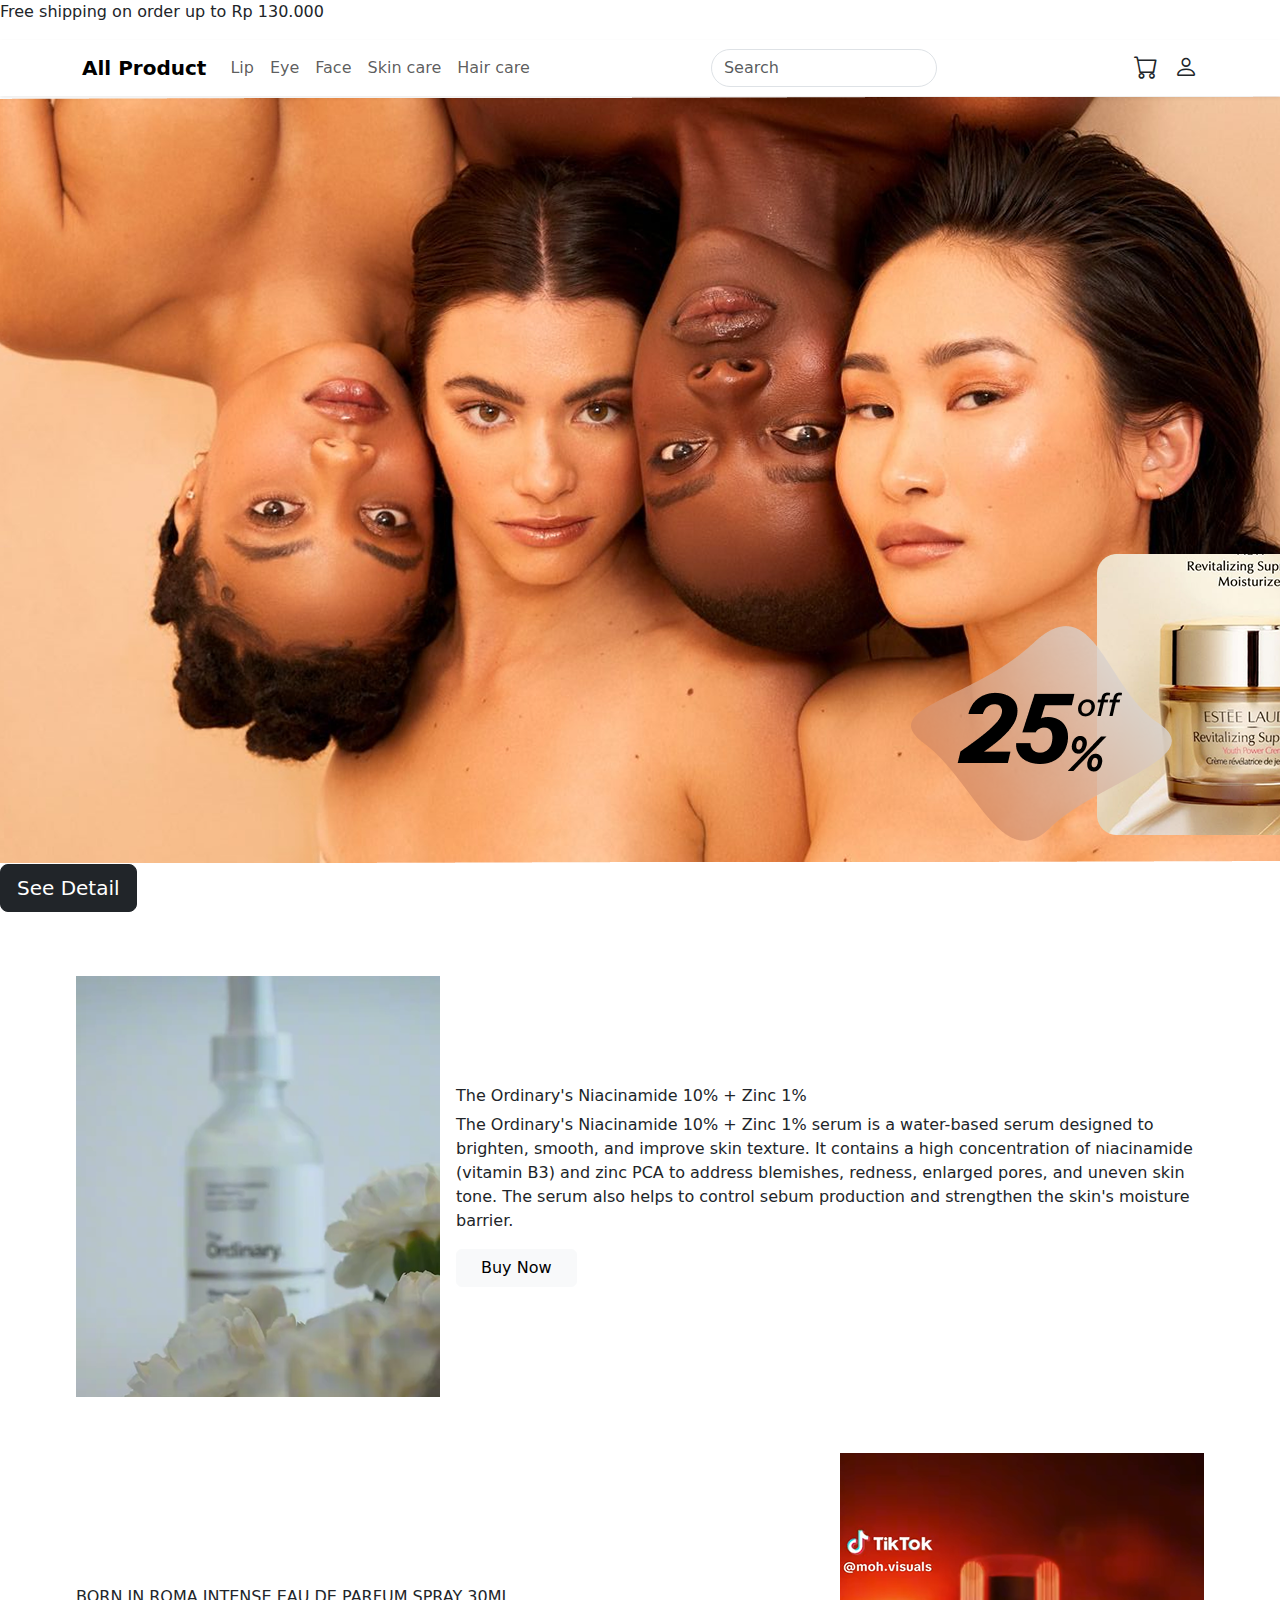
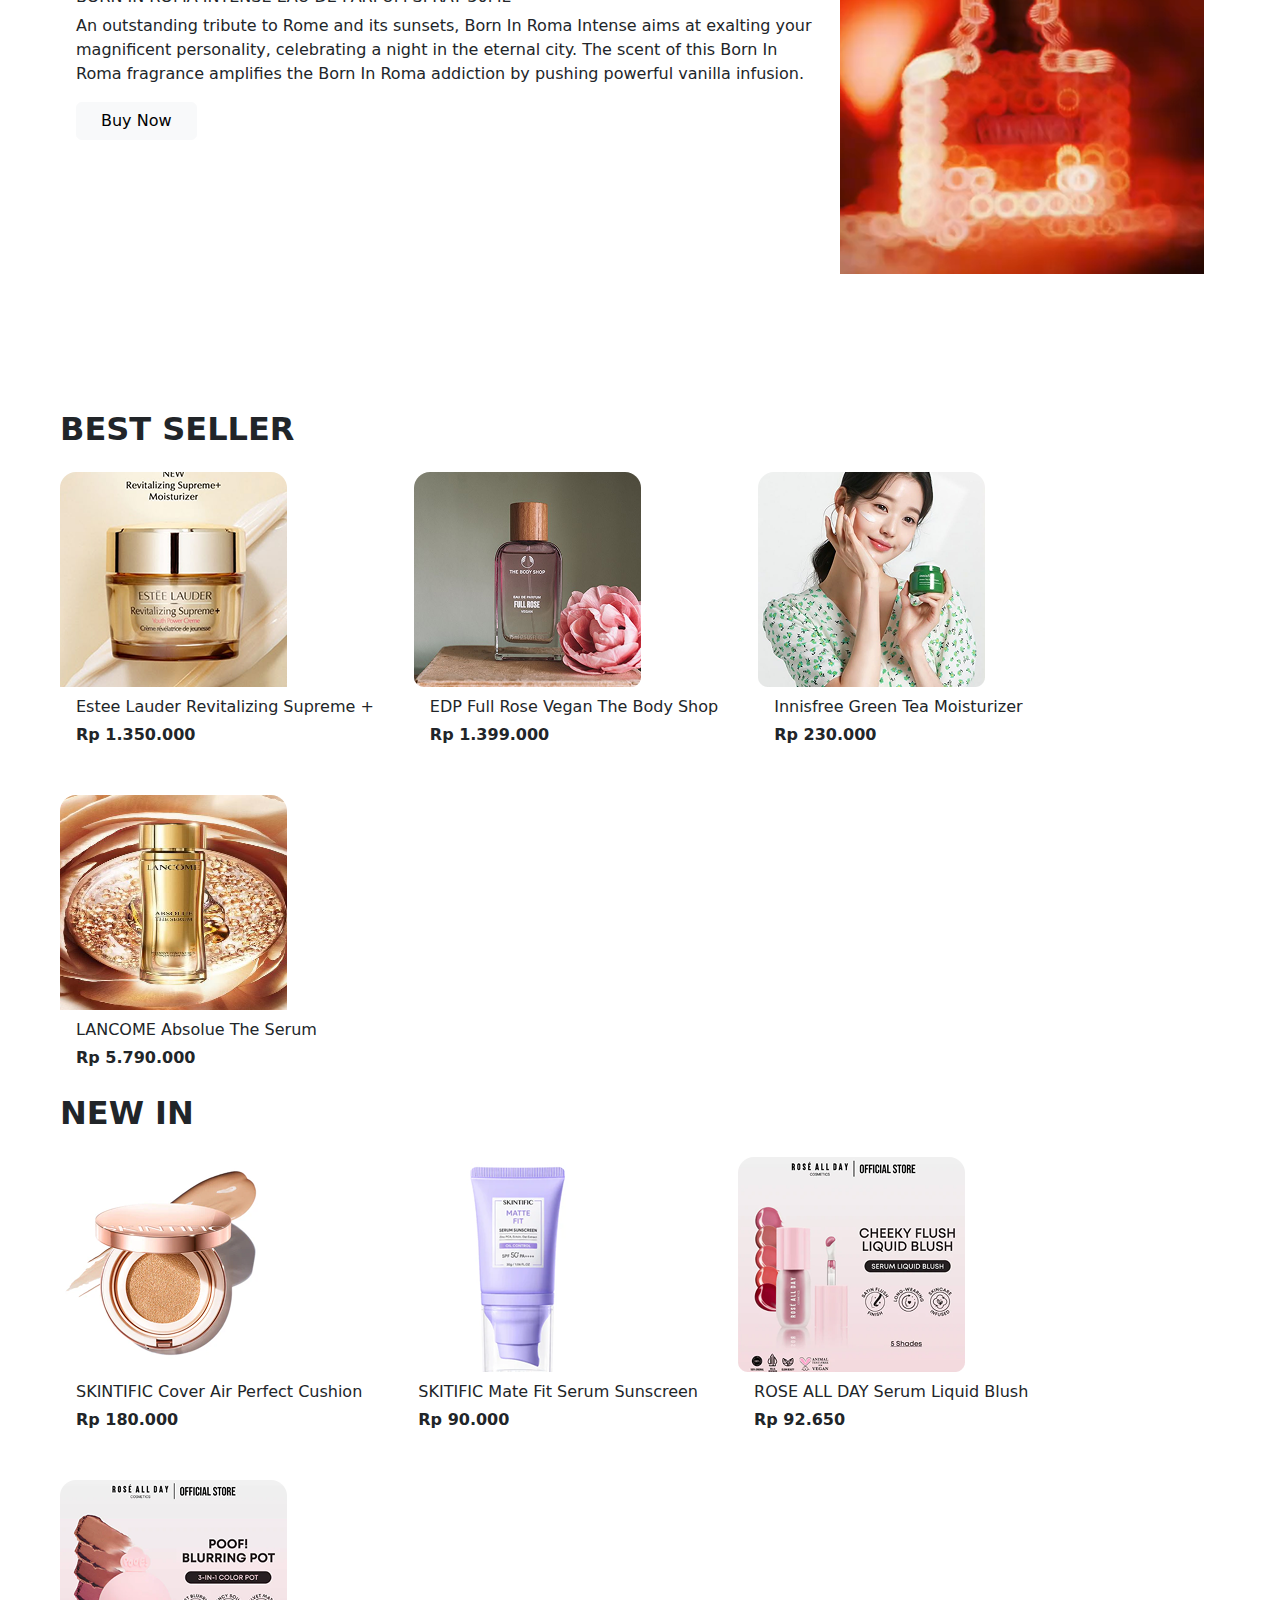
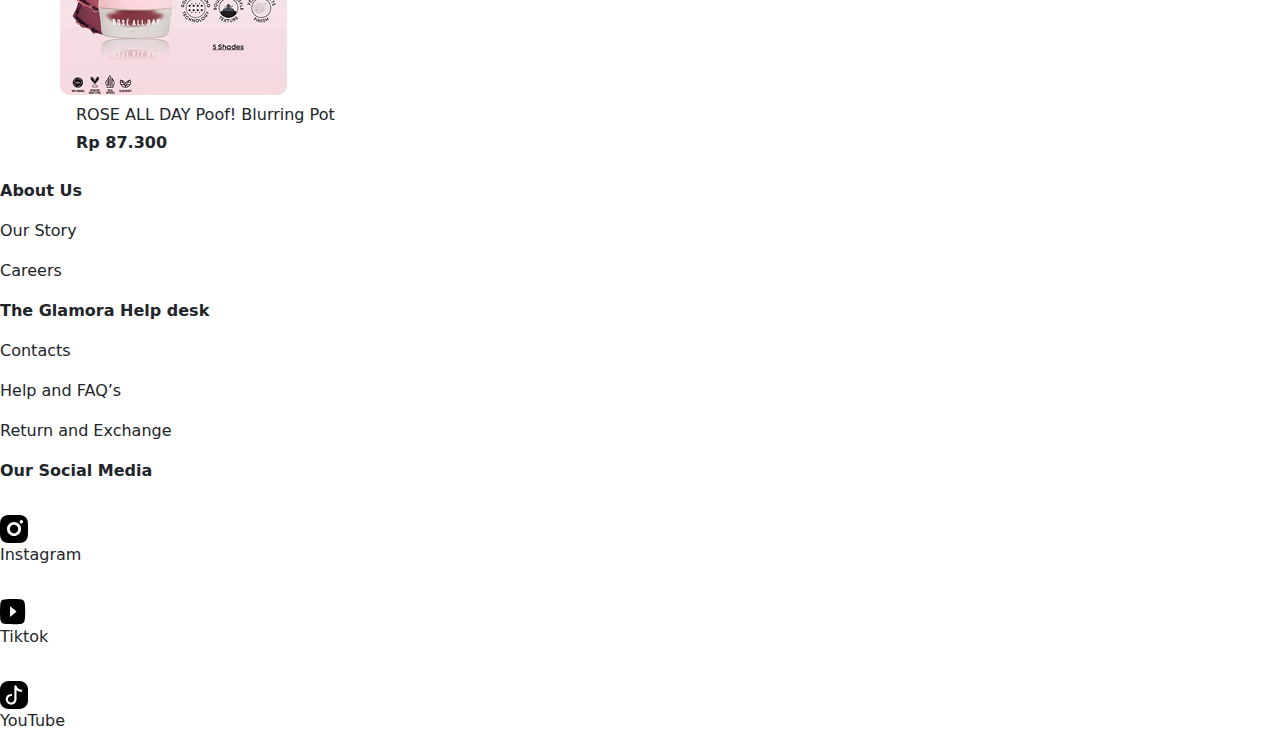
<file: index.html>
<!DOCTYPE html>
<html lang="en">
  <head>
    <meta charset="UTF-8" />
    <meta name="viewport" content="width=device-width, initial-scale=1.0" />
    <title>Landing Page</title>

    <!-- Bootstrap -->
    <link href="https://cdn.jsdelivr.net/npm/bootstrap@5.3.3/dist/css/bootstrap.min.css" rel="stylesheet" />
    <link href="https://cdn.jsdelivr.net/npm/bootstrap-icons@1.10.5/font/bootstrap-icons.css" rel="stylesheet" />

    <!-- FONTS -->
    <link href="https://fonts.googleapis.com/css2?family=Poppins&display=swap" rel="stylesheet" />

    <!-- Custom CSS -->
    <link rel="stylesheet" href="./css/index.css" />

    <!-- JS -->
    <script src="./js/index.js" async></script>
  </head>
  <body id="home">
    <!-- HEADER -->
    <div>
      <div class="shipping-box">
        <p class="text-shipping"><span>Free shipping </span> on order up to Rp 130.000</p>
      </div>
      <nav class="navbar navbar-expand-lg navbar-light bg-white shadow-sm">
        <div class="container">
          <a class="navbar-brand fw-bold" href="#home">All Product</a>
          <button class="navbar-toggler" type="button" data-bs-toggle="collapse" data-bs-target="#navbarNav">
            <span class="navbar-toggler-icon"></span>
          </button>
          <div class="collapse navbar-collapse" id="navbarNav">
            <ul class="navbar-nav me-auto mb-2 mb-lg-0">
              <li class="nav-item"><a class="nav-link" href="#">Lip</a></li>
              <li class="nav-item"><a class="nav-link" href="#">Eye</a></li>
              <li class="nav-item"><a class="nav-link" href="#">Face</a></li>
              <li class="nav-item"><a class="nav-link" href="#">Skin care</a></li>
              <li class="nav-item"><a class="nav-link" href="#">Hair care</a></li>
            </ul>
            <form class="d-flex me-3" role="search">
              <input class="form-control me-2 rounded-pill" type="search" placeholder="Search" />
            </form>
            <div class="d-flex align-items-center ms-auto">
              <i class="bi bi-cart me-3 fs-4" style="cursor: pointer" id="btn-cart"></i>
              <i class="bi bi-person fs-4" style="cursor: pointer"></i>
            </div>
          </div>
        </div>
      </nav>

      <div class="hero-section">
        <img src="./assets/images/img-hero.png" alt="Image Hero" class="img-hero" />
        <button class="btn btn-dark btn-lg btn-see-details" id="btnSeeDetail">See Detail</button>
      </div>
    </div>
    <!-- END HEADER -->

    <!-- CONTENT -->
    <div style="padding: 0 60px">
      <div class="mt-5 d-flex flex-column gap-4">
        <div class="upper-box">
          <div class="container-product p-3 rounded-3 d-flex align-items-center gap-3">
            <img src="./assets/images/img-serum.png" alt="Img Serum" class="img-product" />
            <div class="text-content">
              <h6>The Ordinary's Niacinamide 10% + Zinc 1%</h6>
              <p>
                The Ordinary's Niacinamide 10% + Zinc 1% serum is a water-based serum designed to brighten, smooth, and improve skin texture. It contains a high concentration of niacinamide (vitamin B3) and zinc PCA to address blemishes,
                redness, enlarged pores, and uneven skin tone. The serum also helps to control sebum production and strengthen the skin's moisture barrier. 
              </p>
              <button class="btn btn-light btn-md px-4 btn-buy" id="btnBuyNow">Buy Now</button>
            </div>
          </div>
        </div>
        <div class="bottom-box d-flex align-items-end justify-content-end">
          <div class="container-product p-3 rounded-3 d-flex align-items-center gap-3">
            <div class="text-content">
              <h6>BORN IN ROMA INTENSE EAU DE PARFUM SPRAY 30ML</h6>
              <p>
                An outstanding tribute to Rome and its sunsets, Born In Roma Intense aims at exalting your magnificent personality, celebrating a night in the eternal city. The scent of this Born In Roma fragrance amplifies the Born In Roma
                addiction by pushing powerful vanilla infusion.
              </p>
              <button class="btn btn-light btn-md px-4 btn-buy" id="btnBuyNow">Buy Now</button>
            </div>
            <img src="./assets/images/img-perfume.png" alt="Img Parfume" class="img-product" />
          </div>
        </div>
      </div>
      <div style="margin-top: 120px">
        <h2 class="fw-semibold">BEST SELLER</h2>
        <div class="list-product d-flex gap-4 mt-4 flex-wrap" id="skincareList"></div>
      </div>
    </div>

    <div class="separator"></div>

    <div style="padding: 0 60px">
      <div>
        <h2 class="fw-semibold">NEW IN</h2>
        <div class="list-product d-flex gap-4 mt-4 flex-wrap" id="makeupList"></div>
      </div>
    </div>
    <!-- END CONTENT -->

    <!-- FOOTER -->
    <div class="footer">
      <div class="left">
        <p class="fw-bold">About Us</p>
        <p>Our Story</p>
        <p>Careers</p>
      </div>
      <div class="mid">
        <p class="fw-bold">The Glamora Help desk</p>
        <p>Contacts</p>
        <p>Help and FAQ’s</p>
        <p>Return and Exchange</p>
      </div>
      <div class="right d-flex flex-column gap-3">
        <p class="fw-bold">Our Social Media</p>
        <div class="sosmed">
          <img src="./assets/icons/ic-insta.svg" alt="Instagram" />
          <p>Instagram</p>
        </div>
        <div class="sosmed">
          <img src="./assets/icons/ic-tiktok.svg" alt="Instagram" />
          <p>Tiktok</p>
        </div>
        <div class="sosmed">
          <img src="./assets/icons/ic-yt.svg" alt="Instagram" />
          <p>YouTube</p>
        </div>
      </div>
    </div>
    <!-- END FOOTER -->
  </body>
</html>
</file>
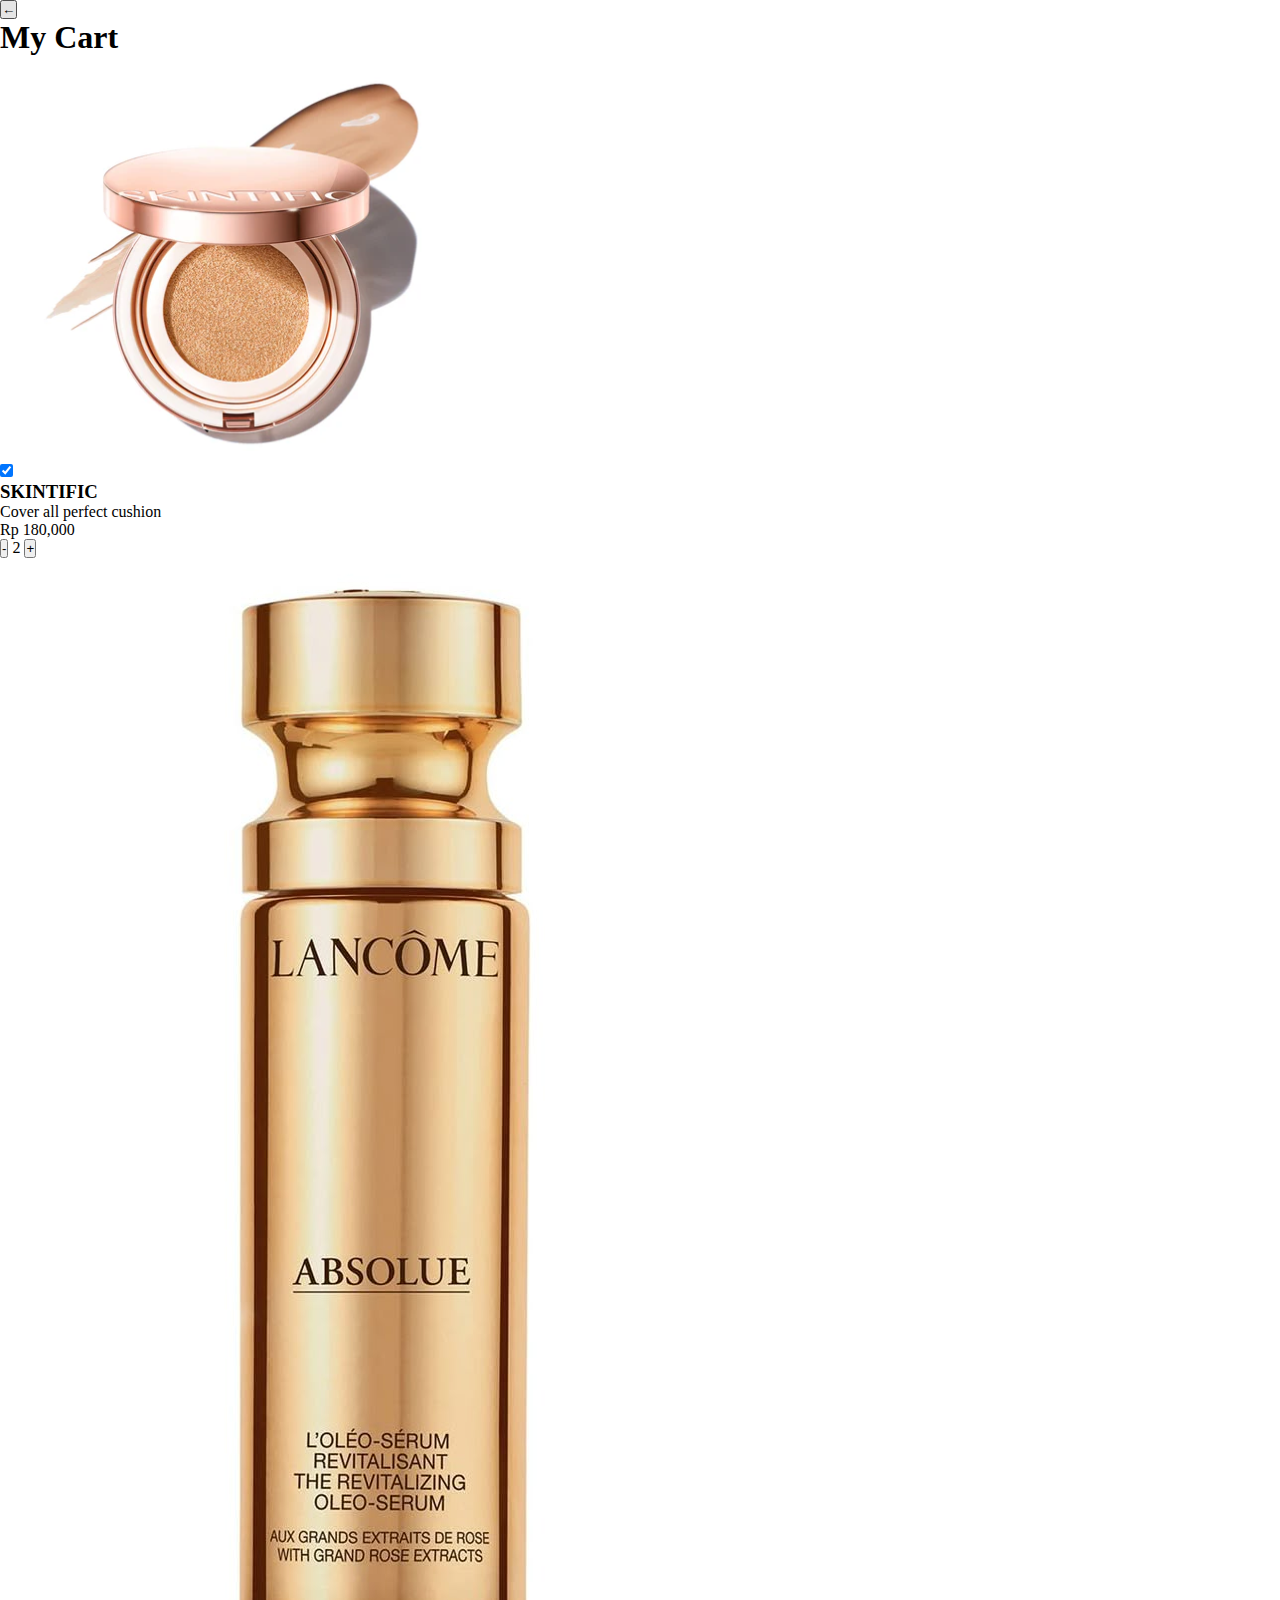
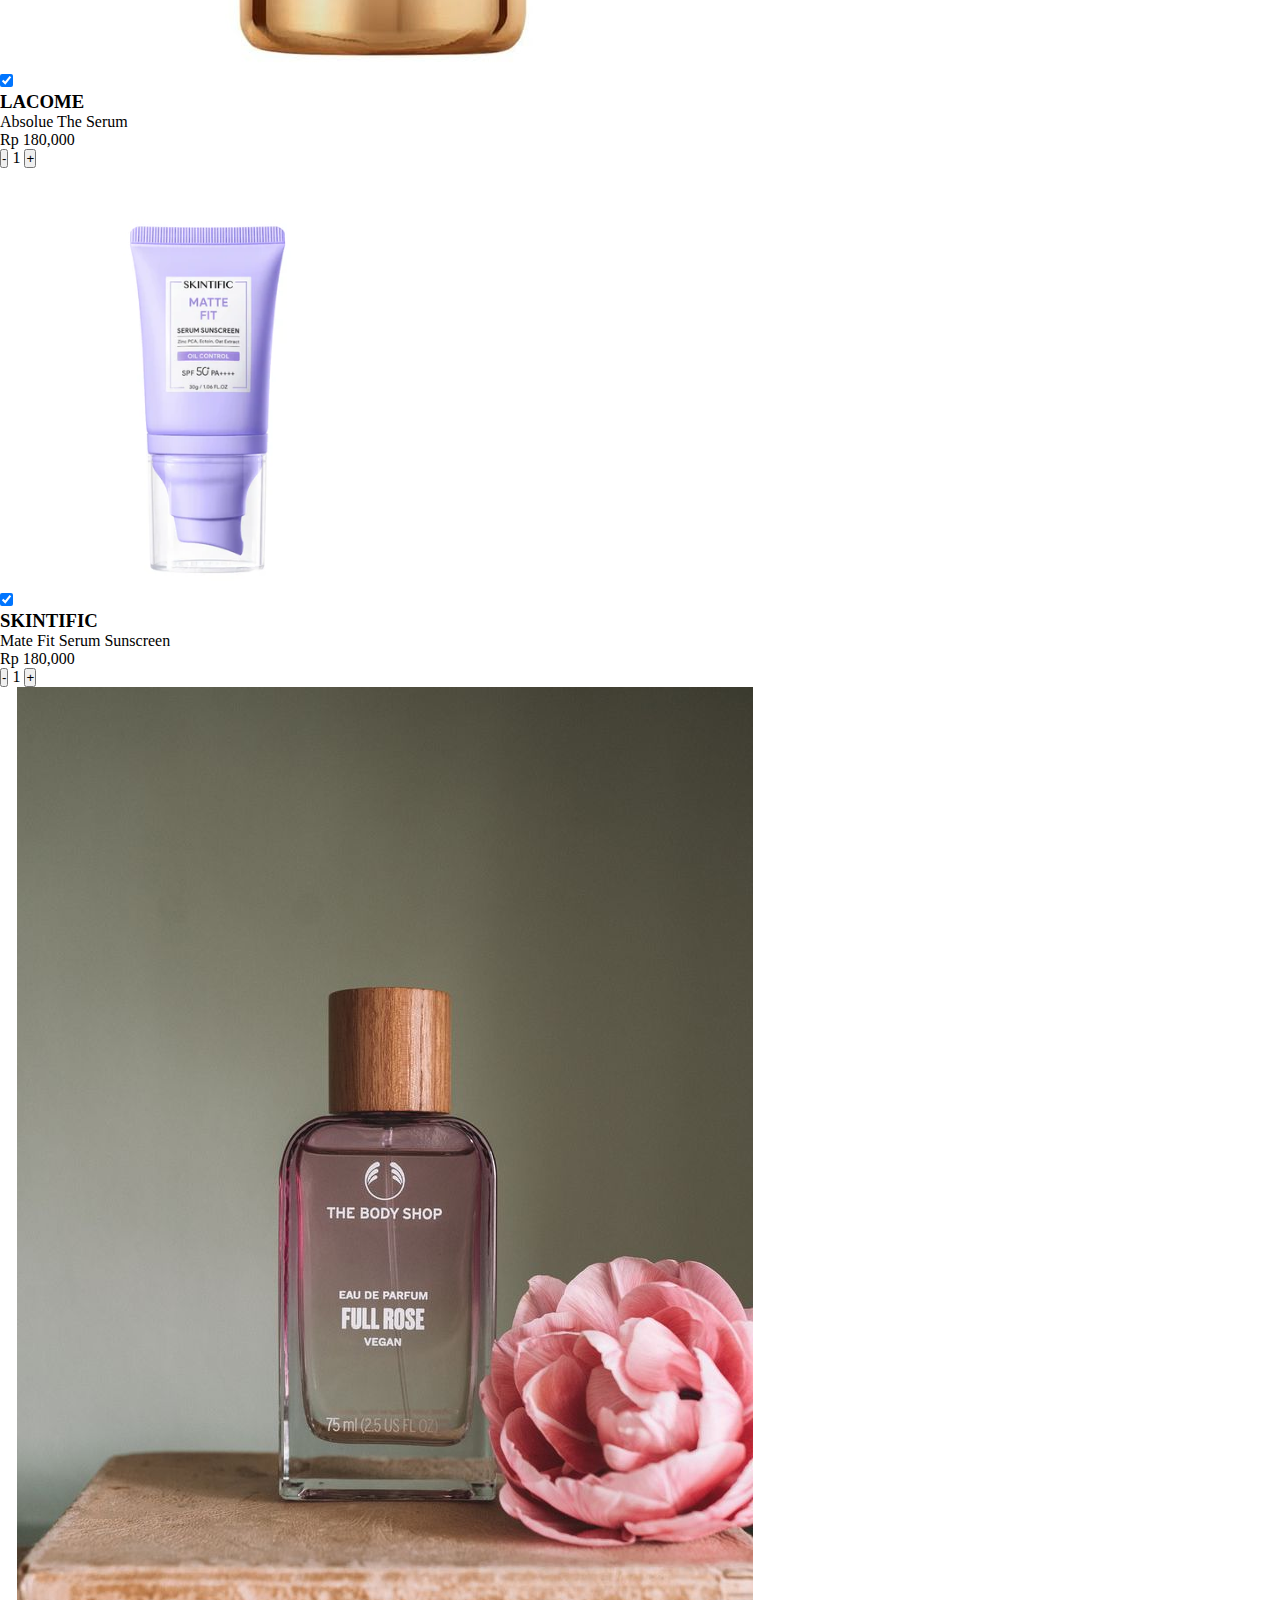
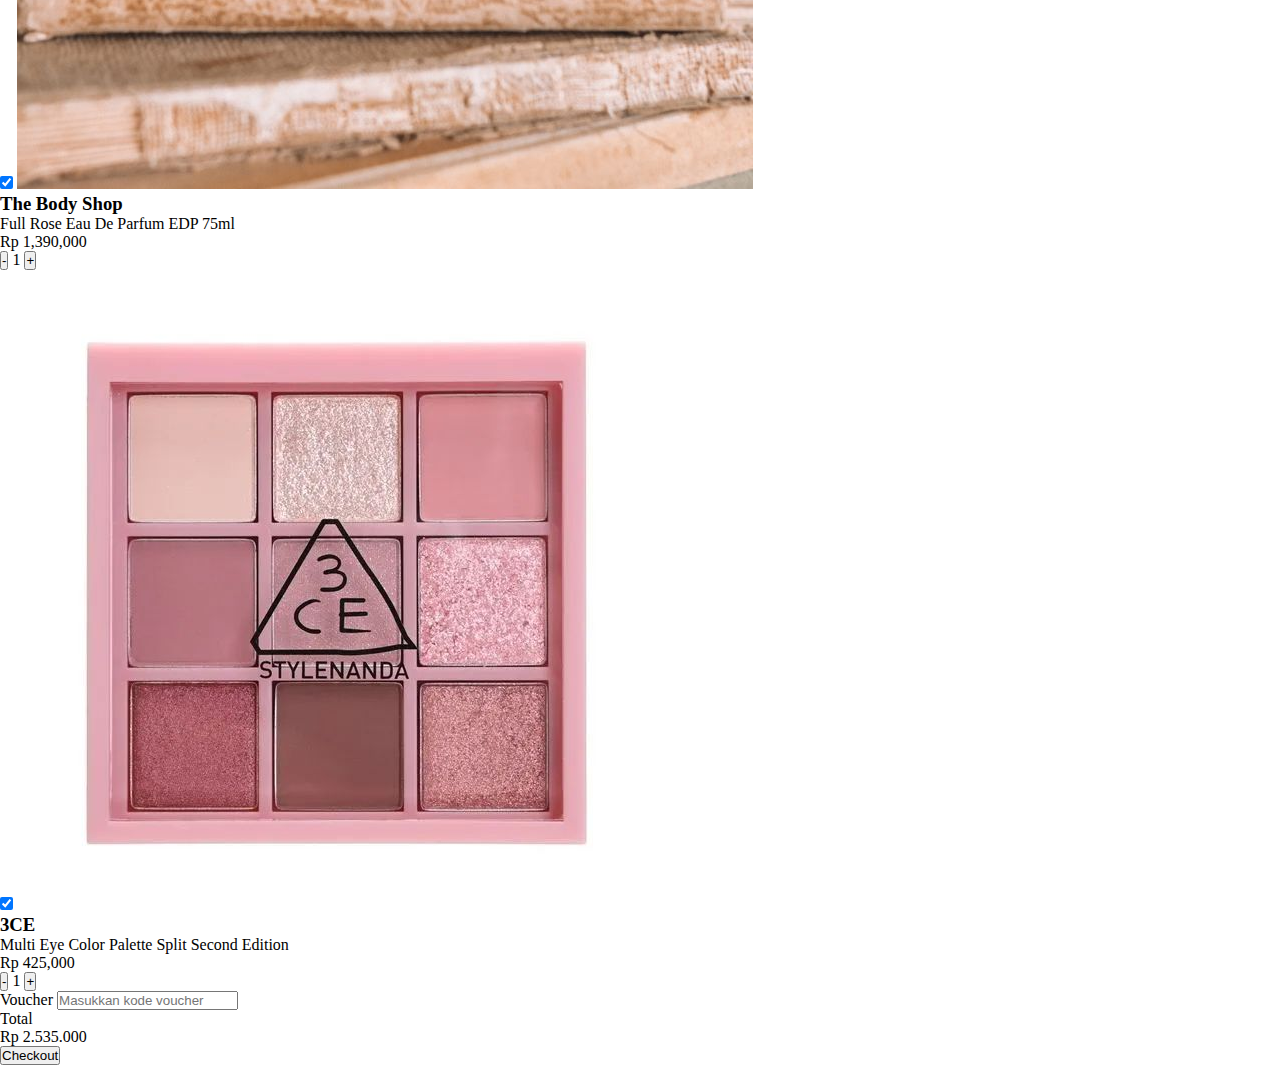
<file: cart.html>
<!DOCTYPE html>
<html lang="id">
  <head>
    <meta charset="UTF-8" />
    <meta name="viewport" content="width=device-width, initial-scale=1.0" />
    <link href="https://fonts.googleapis.com/css2?family=Poppins&display=swap" rel="stylesheet" />
    <title>My Cart</title>
    <link rel="stylesheet" href="css/cart.css" />
  </head>
  <body>
    <header>
      <button class="back-btn">&larr;</button>
      <h1>My Cart</h1>
    </header>

    <main id="cart-items">
      <!-- Produk di JavaScript -->
    </main>

    <footer>
      <div class="left-section">
        <div class="voucher-row">
          <label for="voucher">Voucher</label>
          <input type="text" id="voucher" placeholder="Masukkan kode voucher" />
        </div>

        <div class="total-row">
          <span>Total</span>
          <p id="totalPrice">Rp 0</p>
        </div>
      </div>

      <div class="divider"></div>

      <button class="checkout-btn">Checkout</button>
    </footer>

    <script src="js/cart.js"></script>
  </body>
</html>
</file>
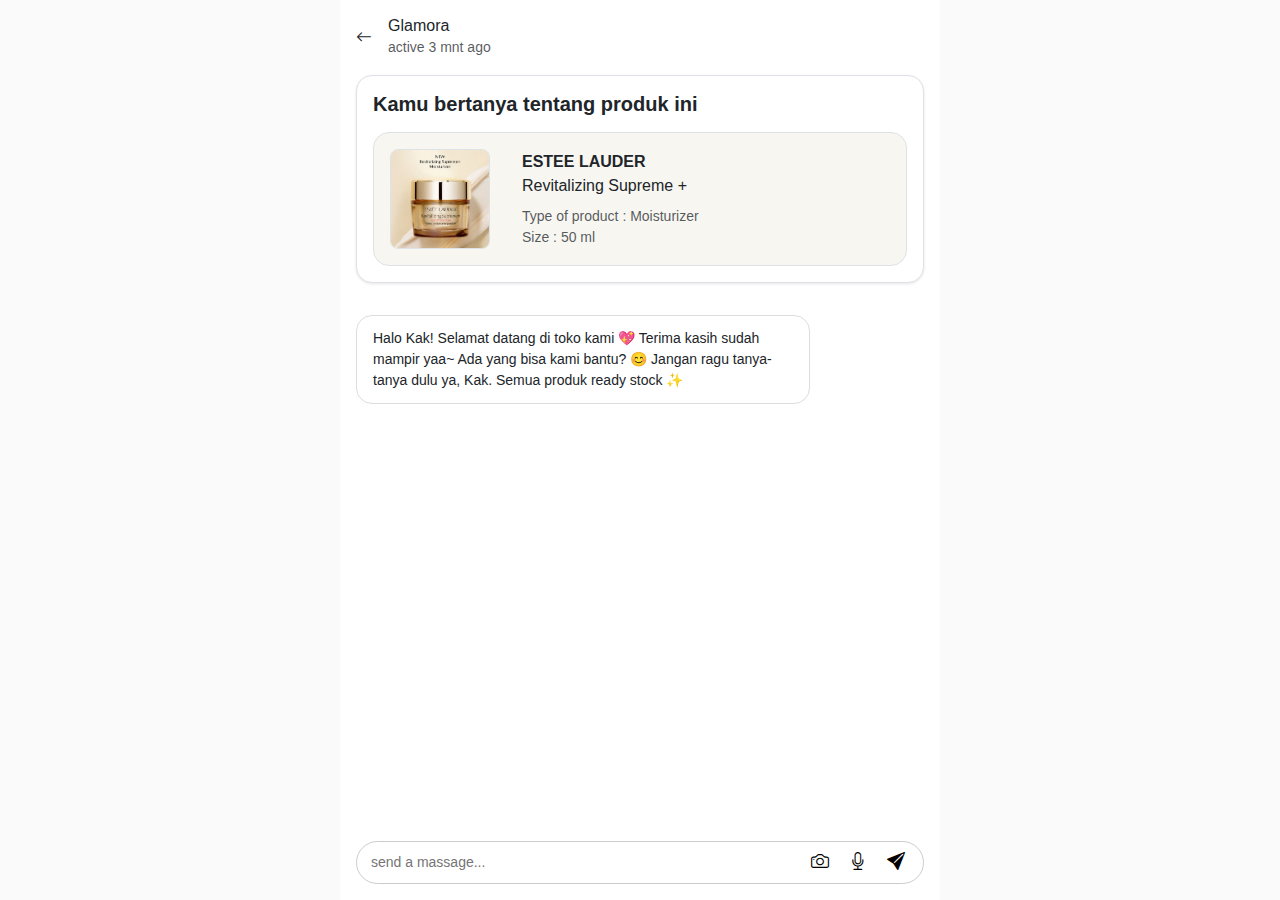
<file: chat.html>
<!DOCTYPE html>
<html lang="en">
  <head>
    <meta charset="UTF-8" />
    <meta name="viewport" content="width=device-width, initial-scale=1" />
    <title>Glamora Chat</title>
    <link href="https://cdn.jsdelivr.net/npm/bootstrap@5.3.0/dist/css/bootstrap.min.css" rel="stylesheet" />
    <link href="https://cdn.jsdelivr.net/npm/bootstrap-icons@1.10.5/font/bootstrap-icons.css" rel="stylesheet" />
    <link rel="stylesheet" href="css/chat.css" />
  </head>
  <body>
    <div class="chat-container">
      <!-- Header -->
      <div class="d-flex align-items-center mb-3">
        <i class="bi bi-arrow-left me-3" id="back-btn" style="cursor: pointer"></i>

        <div>
          <h6 class="mb-0">Glamora</h6>
          <small class="text-muted">active 3 mnt ago</small>
        </div>
      </div>

      <div class="outer-card rounded-4 p-3 border mb-3 chat-left">
        <h5 class="fw-bold mb-3">Kamu bertanya tentang produk ini</h5>

        <div class="inner-card bg-light-subtle rounded-4 d-flex align-items-center p-3 border">
          <img src="assets/images/moist.jpg" alt="Estee Lauder" width="100" class="rounded-3 me-3 border" />
          <div>
            <div class="fw-semibold">ESTEE LAUDER</div>
            <div class="fw-medium">Revitalizing Supreme +</div>
            <div class="text-muted small mt-2">Type of product : Moisturizer</div>
            <div class="text-muted small">Size : 50 ml</div>
          </div>
        </div>
      </div>

      <!-- Chat Box -->
      <div id="chat-box">
        <div class="chat-bubble chat-left">Halo Kak! Selamat datang di toko kami 💖 Terima kasih sudah mampir yaa~ Ada yang bisa kami bantu? 😊 Jangan ragu tanya-tanya dulu ya, Kak. Semua produk ready stock ✨</div>
      </div>

      <!-- Chat Input -->
      <form id="chat-form" class="chat-input-bar mt-2">
        <input type="text" id="chat-input" placeholder="send a massage..." required />
        <button type="button"><i class="bi bi-camera"></i></button>
        <button type="button"><i class="bi bi-mic"></i></button>
        <button type="submit"><i class="bi bi-send-fill"></i></button>
      </form>
    </div>

    <script src="js/chat.js"></script>
  </body>
</html>
</file>
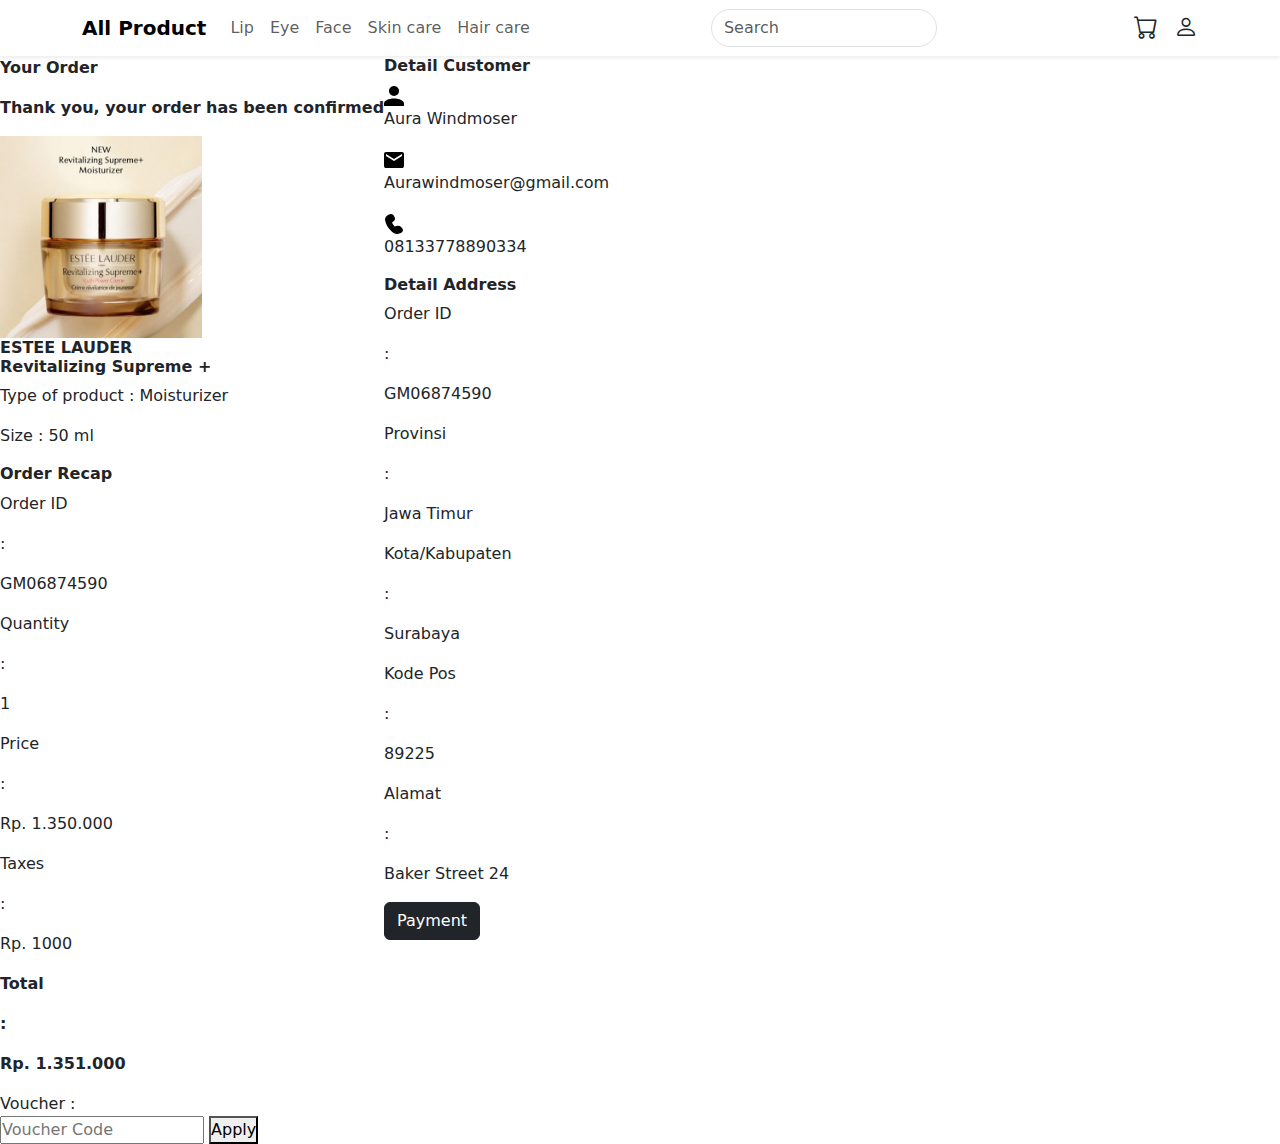
<file: checkout.html>
<!DOCTYPE html>
<html lang="en">
  <head>
    <meta charset="UTF-8" />
    <meta name="viewport" content="width=device-width, initial-scale=1.0" />
    <title>Checkout</title>

    <!-- Bootstrap -->
    <link href="https://cdn.jsdelivr.net/npm/bootstrap@5.3.3/dist/css/bootstrap.min.css" rel="stylesheet" />
    <link href="https://cdn.jsdelivr.net/npm/bootstrap-icons@1.10.5/font/bootstrap-icons.css" rel="stylesheet" />

    <!-- FONTS -->
    <link href="https://fonts.googleapis.com/css2?family=Poppins&display=swap" rel="stylesheet" />

    <!-- Custom CSS -->
    <link rel="stylesheet" href="./css/index.css" />

    <!-- JS -->
    <script src="./js/checkout.js" async></script>
  </head>
  <body id="home">
    <!-- HEADER -->
    <div>
      <nav class="navbar navbar-expand-lg navbar-light bg-white shadow-sm">
        <div class="container">
          <a class="navbar-brand fw-bold" href="#home">All Product</a>
          <button class="navbar-toggler" type="button" data-bs-toggle="collapse" data-bs-target="#navbarNav">
            <span class="navbar-toggler-icon"></span>
          </button>
          <div class="collapse navbar-collapse" id="navbarNav">
            <ul class="navbar-nav me-auto mb-2 mb-lg-0">
              <li class="nav-item"><a class="nav-link" href="#">Lip</a></li>
              <li class="nav-item"><a class="nav-link" href="#">Eye</a></li>
              <li class="nav-item"><a class="nav-link" href="#">Face</a></li>
              <li class="nav-item"><a class="nav-link" href="#">Skin care</a></li>
              <li class="nav-item"><a class="nav-link" href="#">Hair care</a></li>
            </ul>
            <form class="d-flex me-3" role="search">
              <input class="form-control me-2 rounded-pill" type="search" placeholder="Search" />
            </form>
            <div class="d-flex align-items-center ms-auto">
              <i class="bi bi-cart me-3 fs-4" style="cursor: pointer" id="btn-cart"></i>
              <i class="bi bi-person fs-4" style="cursor: pointer"></i>
            </div>
          </div>
        </div>
      </nav>
    </div>
    <!-- END HEADER -->

    <!-- CONTENT -->
    <div class="content d-flex">
      <div class="left-content">
        <div>
          <p class="text-main fw-bold">Your Order</p>
          <p class="text-desc fw-semibold">Thank you, your order has been confirmed</p>
        </div>

        <div class="card-product">
          <div class="box-img">
            <img src="./assets/images/moist.jpg" alt="Image Product" style="background-color: green; width: 202px" />
          </div>
          <div>
            <h6 class="product-name fw-semibold">
              ESTEE LAUDER <br />
              <span> Revitalizing Supreme + </span>
            </h6>
            <p>Type of product : Moisturizer</p>
            <p>Size : 50 ml</p>
          </div>
        </div>

        <div class="card-product d-flex flex-column" style="align-items: flex-start">
          <h6 class="fw-bold">Order Recap</h6>

          <div class="list-desc">
            <div class="desc-order">
              <p>Order ID</p>
              <p>:</p>
              <p>GM06874590</p>
            </div>
            <div class="desc-order">
              <p>Quantity</p>
              <p>:</p>
              <p>1</p>
            </div>
            <div class="desc-order">
              <p>Price</p>
              <p>:</p>
              <p>Rp. 1.350.000</p>
            </div>
            <div class="desc-order">
              <p>Taxes</p>
              <p>:</p>
              <p>Rp. 1000</p>
            </div>
            <div class="desc-order fw-semibold">
              <p>Total</p>
              <p>:</p>
              <p>Rp. 1.351.000</p>
            </div>
          </div>

          <div class="voucher-container">
            <div class="voucher-wrapper">
              <div class="voucher-label">Voucher :</div>
              <input type="text" class="voucher-input" placeholder="Voucher Code" />
              <button class="apply-btn">Apply</button>
            </div>
          </div>
        </div>
      </div>
      <div class="separator-content"></div>
      <div class="right-content">
        <div class="customer">
          <h6 class="fw-bold">Detail Customer</h6>

          <div class="list-cust-desc">
            <div class="cust-desc">
              <img src="./assets/icons/ic-user.svg" alt="" style="width: 20px; height: 20px" />
              <p>Aura Windmoser</p>
            </div>
            <div class="cust-desc">
              <img src="./assets/icons/ic-email.svg" alt="" style="width: 20px; height: 20px" />
              <p>Aurawindmoser@gmail.com</p>
            </div>
            <div class="cust-desc">
              <img src="./assets/icons/ic-telepon.svg" alt="" style="width: 20px; height: 20px" />
              <p>08133778890334</p>
            </div>
          </div>
        </div>
        <div class="customer">
          <h6 class="fw-bold">Detail Address</h6>

          <div class="list-desc address-desc">
            <div class="desc-order">
              <p>Order ID</p>
              <p>:</p>
              <p>GM06874590</p>
            </div>
            <div class="desc-order">
              <p>Provinsi</p>
              <p>:</p>
              <p>Jawa Timur</p>
            </div>
            <div class="desc-order">
              <p>Kota/Kabupaten</p>
              <p>:</p>
              <p>Surabaya</p>
            </div>
            <div class="desc-order">
              <p>Kode Pos</p>
              <p>:</p>
              <p>89225</p>
            </div>
            <div class="desc-order">
              <p>Alamat</p>
              <p>:</p>
              <p>Baker Street 24</p>
            </div>
          </div>
        </div>
        <button type="button" class="btn btn-dark" id="btn-payment">Payment</button>
      </div>
    </div>
    <!-- END CONTENT -->
  </body>
</html>
</file>
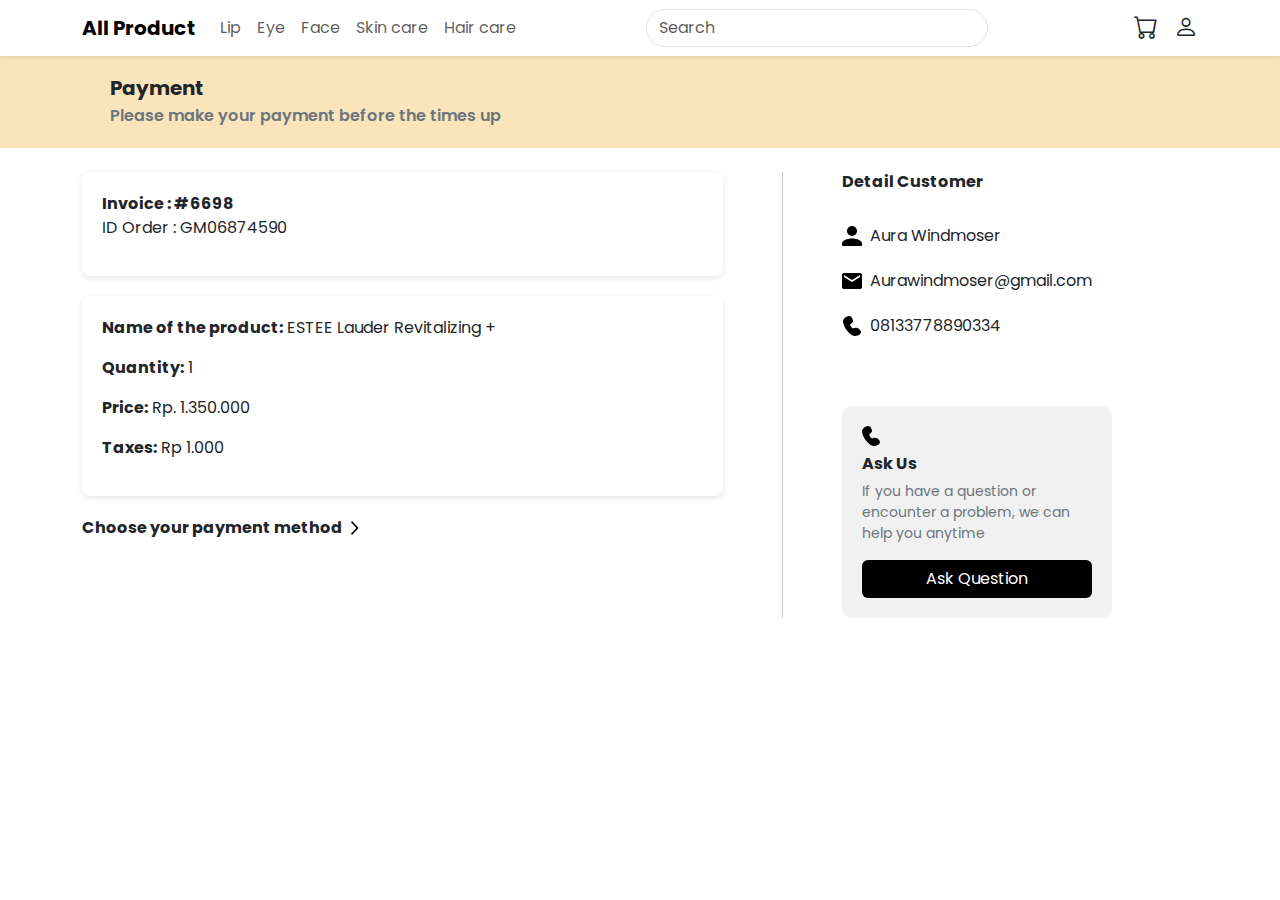
<file: payment.html>
<!DOCTYPE html>
<html lang="en">
  <head>
    <meta charset="UTF-8" />
    <meta name="viewport" content="width=device-width, initial-scale=1.0" />
    <title>Payment Page</title>

    <!-- Bootstrap -->
    <link href="https://cdn.jsdelivr.net/npm/bootstrap@5.3.3/dist/css/bootstrap.min.css" rel="stylesheet" />
    <link href="https://cdn.jsdelivr.net/npm/bootstrap-icons@1.10.5/font/bootstrap-icons.css" rel="stylesheet" />

    <!-- FONTS -->
    <link href="https://fonts.googleapis.com/css2?family=Poppins&display=swap" rel="stylesheet" />

    <!-- Custom CSS -->
    <link rel="stylesheet" href="./css/payment.css" />

    <!-- JS -->
    <script src="./js/payment.js" defer></script>
  </head>
  <body id="home">
    <!-- HEADER -->
    <nav class="navbar navbar-expand-lg navbar-light bg-white shadow-sm">
      <div class="container">
        <a class="navbar-brand fw-bold" href="#home">All Product</a>
        <button class="navbar-toggler" type="button" data-bs-toggle="collapse" data-bs-target="#navbarNav">
          <span class="navbar-toggler-icon"></span>
        </button>
        <div class="collapse navbar-collapse" id="navbarNav">
          <ul class="navbar-nav me-auto mb-2 mb-lg-0">
            <li class="nav-item"><a class="nav-link" href="#">Lip</a></li>
            <li class="nav-item"><a class="nav-link" href="#">Eye</a></li>
            <li class="nav-item"><a class="nav-link" href="#">Face</a></li>
            <li class="nav-item"><a class="nav-link" href="#">Skin care</a></li>
            <li class="nav-item"><a class="nav-link" href="#">Hair care</a></li>
          </ul>
          <form class="d-flex me-3" role="search">
            <input class="form-control me-2 rounded-pill" type="search" placeholder="Search" />
          </form>
          <div class="d-flex align-items-center ms-auto">
            <i class="bi bi-cart me-3 fs-4" style="cursor: pointer"></i>
            <i class="bi bi-person fs-4" style="cursor: pointer"></i>
          </div>
        </div>
      </div>
    </nav>
    <!-- END HEADER -->

    <!-- CONTENT -->
    <div class="highlight">
      <h5 class="mb-1 fw-bold">Payment</h5>
      <p class="mb-0 text-secondary fw-semibold">Please make your payment before the times up</p>
    </div>

    <div class="container my-4">
      <div class="row">
        <!-- Left Column -->
        <div class="col-md-7">
          <div class="invoice-box">
            <p>
              <strong>Invoice : #6698</strong><br />
              ID Order : GM06874590
            </p>
          </div>

          <div class="product-box">
            <p><strong>Name of the product:</strong> ESTEE Lauder Revitalizing +</p>
            <p><strong>Quantity:</strong> 1</p>
            <p><strong>Price:</strong> Rp. 1.350.000</p>
            <p><strong>Taxes:</strong> Rp 1.000</p>
          </div>

          <div class="d-flex align-items-center gap-2" style="cursor: pointer" id="paymentToggle">
            <p class="text-dark fw-bold mb-0">Choose your payment method</p>
            <img src="./assets/icons/ic-chevron-right.svg" alt="Chevron Icon" id="chevronIcon" style="width: 8px" />
          </div>

          <div class="payment-method-list hidden mt-1" id="paymentList">
            <label class="payment-option">
              <input type="radio" name="payment-method" />
              <div class="payment-content">
                <i class="bi bi-credit-card-fill"></i>
                <span>Credit Card</span>
              </div>
              <span class="dot"></span>
            </label>

            <label class="payment-option">
              <input type="radio" name="payment-method" />
              <div class="payment-content">
                <i class="bi bi-wallet2"></i>
                <span>E-Wallet</span>
              </div>
              <span class="dot"></span>
            </label>

            <label class="payment-option">
              <input type="radio" name="payment-method" />
              <div class="payment-content">
                <i class="bi bi-bank"></i>
                <span>Bank Transfer</span>
              </div>
              <span class="dot"></span>
            </label>
          </div>
        </div>

        <!-- Separator -->
        <div class="col-md-1 d-flex justify-content-center">
          <div class="separator-content"></div>
        </div>

        <!-- Right Column -->
        <div class="col-md-3">
          <div class="mb-4">
            <div class="customer">
              <h6 class="fw-bold">Detail Customer</h6>

              <div class="list-cust-desc">
                <div class="cust-desc">
                  <img src="./assets/icons/ic-user.svg" alt="" style="width: 20px; height: 20px" />
                  <p>Aura Windmoser</p>
                </div>
                <div class="cust-desc">
                  <img src="./assets/icons/ic-email.svg" alt="" style="width: 20px; height: 20px" />
                  <p>Aurawindmoser@gmail.com</p>
                </div>
                <div class="cust-desc">
                  <img src="./assets/icons/ic-telepon.svg" alt="" style="width: 20px; height: 20px" />
                  <p>08133778890334</p>
                </div>
              </div>
            </div>
          </div>

          <div class="ask-box">
            <img src="./assets/icons/ic-telepon.svg" alt="" class="mb-2" />
            <h6><strong>Ask Us</strong></h6>
            <p class="text-secondary small">If you have a question or encounter a problem, we can help you anytime</p>
            <button class="btn btn-black w-100">Ask Question</button>
          </div>
        </div>
      </div>
    </div>
    <!-- END CONTENT -->
  </body>
</html>
</file>
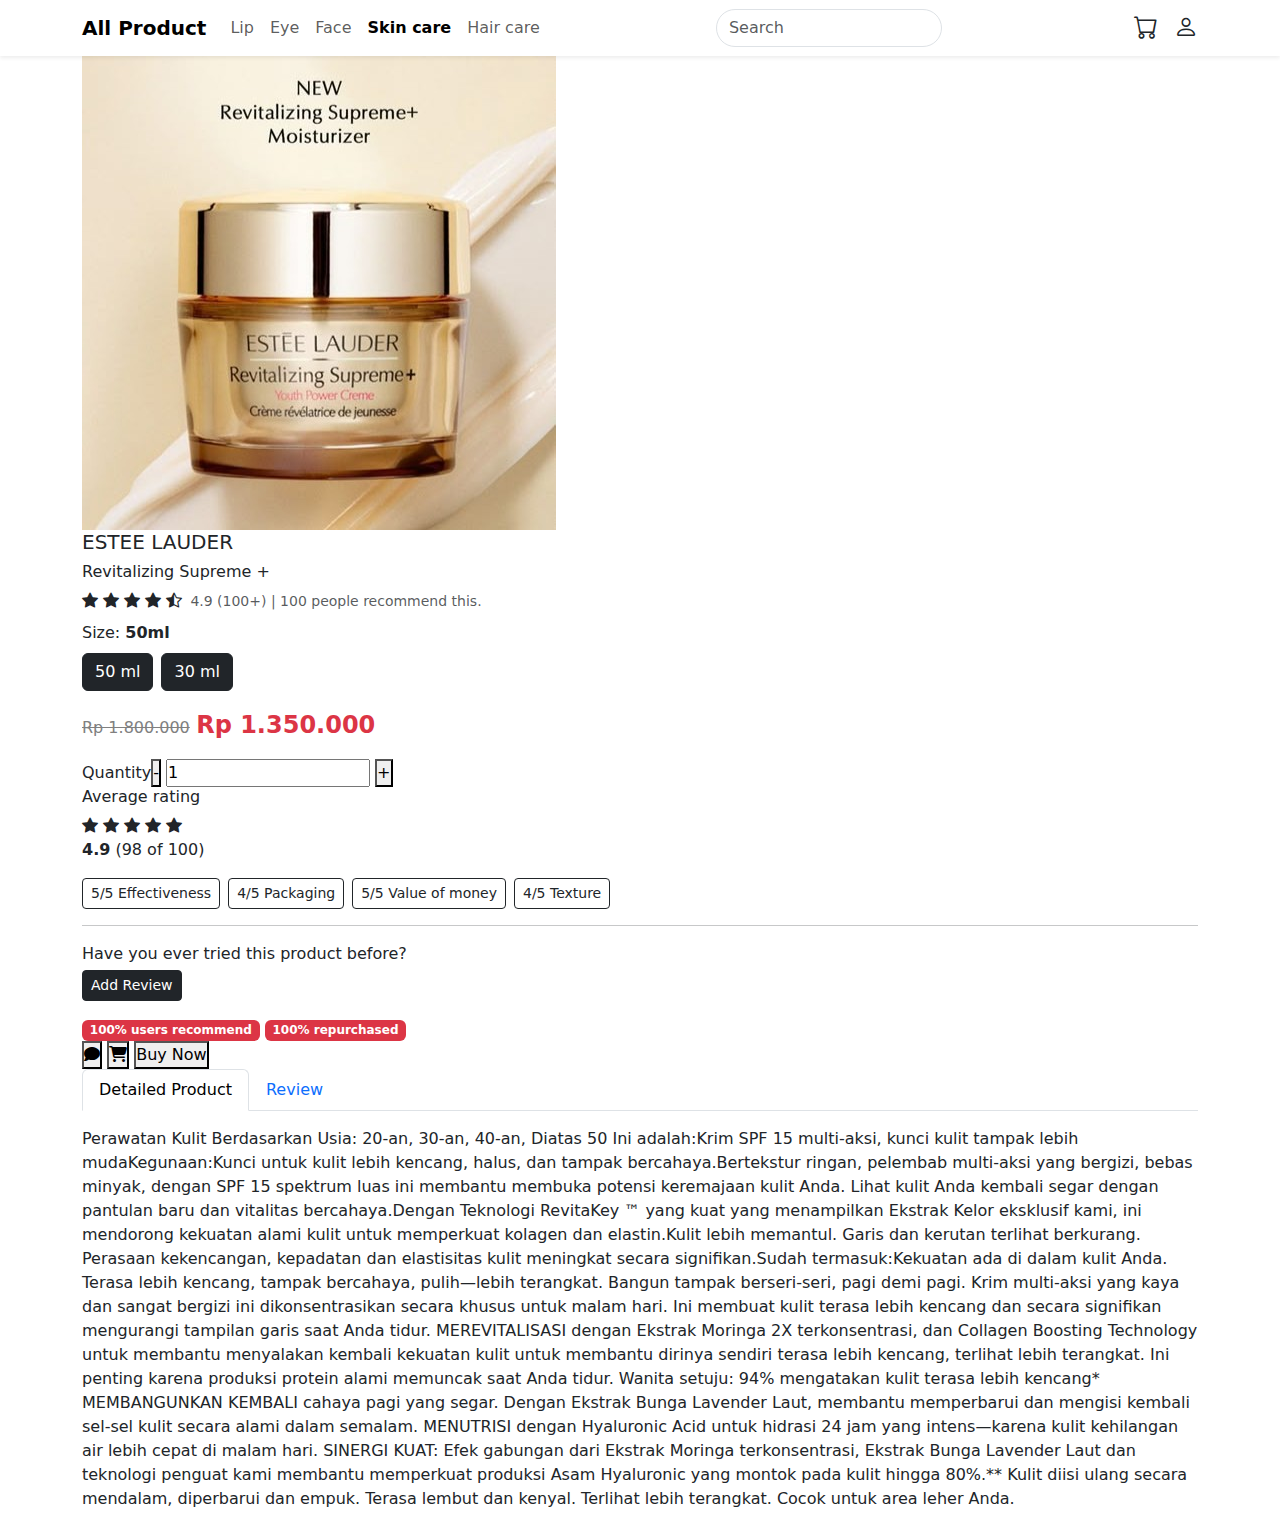
<file: product-detail.html>
<!DOCTYPE html>
<html lang="en">
  <head>
    <meta charset="UTF-8" />
    <meta name="viewport" content="width=device-width, initial-scale=1" />
    <title>Product Detail - Layout Custom</title>
    <link href="https://cdn.jsdelivr.net/npm/bootstrap@5.3.0/dist/css/bootstrap.min.css" rel="stylesheet" />
    <link href="https://cdn.jsdelivr.net/npm/bootstrap-icons@1.10.5/font/bootstrap-icons.css" rel="stylesheet" />
    <link href="https://fonts.googleapis.com/css2?family=Poppins&display=swap" rel="stylesheet" />
    <link rel="stylesheet" href="https://cdnjs.cloudflare.com/ajax/libs/font-awesome/6.4.0/css/all.min.css" />
    <link href="css/product-detail.css" rel="stylesheet" />
  </head>
  <body>
    <!-- Navbar -->
    <nav class="navbar navbar-expand-lg navbar-light bg-white shadow-sm">
      <div class="container">
        <a class="navbar-brand fw-bold" href="#">All Product</a>
        <button class="navbar-toggler" type="button" data-bs-toggle="collapse" data-bs-target="#navbarNav">
          <span class="navbar-toggler-icon"></span>
        </button>
        <div class="collapse navbar-collapse" id="navbarNav">
          <ul class="navbar-nav me-auto mb-2 mb-lg-0">
            <li class="nav-item"><a class="nav-link" href="#">Lip</a></li>
            <li class="nav-item"><a class="nav-link" href="#">Eye</a></li>
            <li class="nav-item"><a class="nav-link" href="#">Face</a></li>
            <li class="nav-item">
              <a class="nav-link fw-bold active" href="#" aria-current="page">Skin care</a>
            </li>
            <li class="nav-item"><a class="nav-link" href="#">Hair care</a></li>
          </ul>
          <form class="d-flex me-3" role="search">
            <input class="form-control me-2 rounded-pill" type="search" placeholder="Search" />
          </form>
          <div class="d-flex align-items-center ms-auto">
            <i class="bi bi-cart me-3 fs-4" style="cursor: pointer" id="btn-cart"></i>
            <i class="bi bi-person fs-4" style="cursor: pointer"></i>
          </div>
        </div>
      </div>
    </nav>

    <!-- Main Container -->
    <div class="container container-main">
      <div class="product-image">
        <img src="assets/images/moist.jpg" alt="Estee Lauder Revitalizing Supreme +" draggable="false" />
      </div>

      <div class="product-right">
        <div class="top-info">
          <div class="product-details">
            <h5>ESTEE LAUDER</h5>
            <h6>Revitalizing Supreme +</h6>
            <div class="d-flex align-items-center gap-2 mb-2">
              <div class="stars" role="img">
                <i class="bi bi-star-fill"></i>
                <i class="bi bi-star-fill"></i>
                <i class="bi bi-star-fill"></i>
                <i class="bi bi-star-fill"></i>
                <i class="bi bi-star-half"></i>
              </div>
              <span class="text-muted small">4.9 (100+) | 100 people recommend this.</span>
            </div>
            <p class="mb-2">Size: <strong>50ml</strong></p>
            <div class="mb-3 d-flex gap-2 flex-wrap">
              <button class="btn btn-dark">50 ml</button>
              <button class="btn btn-dark">30 ml</button>
            </div>

            <div class="mb-3 fs-5">
              <span style="text-decoration: line-through; color: gray; font-size: 1rem">Rp 1.800.000</span>
              <span class="text-danger fs-4 fw-bold"> Rp 1.350.000</span>
            </div>
            <div style="display: flex; align-items: center; margin-top: 1rem">
              <span class="quantity-label">Quantity</span>
              <div class="quantity-selector">
                <button id="btnMinus">-</button>
                <input type="number" value="1" min="1" id="quantityInput" />
                <button id="btnPlus">+</button>
              </div>
            </div>
          </div>

          <div class="rating-summary">
            <h6>Average rating</h6>
            <div class="stars">
              <i class="bi bi-star-fill"></i>
              <i class="bi bi-star-fill"></i>
              <i class="bi bi-star-fill"></i>
              <i class="bi bi-star-fill"></i>
              <i class="bi bi-star-fill"></i>
            </div>
            <p><strong>4.9</strong> (98 of 100)</p>
            <div class="d-flex flex-wrap gap-2 mb-2">
              <span class="btn btn-outline-dark btn-sm">5/5 Effectiveness</span>
              <span class="btn btn-outline-dark btn-sm">4/5 Packaging</span>
              <span class="btn btn-outline-dark btn-sm">5/5 Value of money</span>
              <span class="btn btn-outline-dark btn-sm">4/5 Texture</span>
            </div>
            <hr />
            <p class="mb-1">Have you ever tried this product before?</p>
            <button class="btn btn-dark btn-sm" id="btnAddReview">Add Review</button>
            <div class="mt-3">
              <span class="badge bg-danger">100% users recommend</span>
              <span class="badge bg-danger">100% repurchased</span>
            </div>
          </div>
        </div>

        <div class="buy-button-group">
          <button class="chat-btn">
            <i class="fa-solid fa-comment"></i>
          </button>
          <button class="cart-btn">
            <i class="fa-solid fa-cart-shopping"></i>
          </button>
          <button class="buy-now-btn">Buy Now</button>
        </div>

        <div class="product-tabs">
          <ul class="nav nav-tabs" id="myTab" role="tablist">
            <li class="nav-item">
              <button class="nav-link active" id="product-tab" data-bs-toggle="tab" data-bs-target="#product" type="button">Detailed Product</button>
            </li>
            <li class="nav-item">
              <button class="nav-link" id="review-tab" data-bs-toggle="tab" data-bs-target="#review" type="button">Review</button>
            </li>
          </ul>
          <div class="tab-content">
            <div class="tab-pane fade show active" id="product" role="tabpanel" aria-labelledby="product-tab">
              <p class="mt-3">
                Perawatan Kulit Berdasarkan Usia: 20-an, 30-an, 40-an, Diatas 50 Ini adalah:Krim SPF 15 multi-aksi, kunci kulit tampak lebih mudaKegunaan:Kunci untuk kulit lebih kencang, halus, dan tampak bercahaya.Bertekstur ringan,
                pelembab multi-aksi yang bergizi, bebas minyak, dengan SPF 15 spektrum luas ini membantu membuka potensi keremajaan kulit Anda. Lihat kulit Anda kembali segar dengan pantulan baru dan vitalitas bercahaya.Dengan Teknologi
                RevitaKey ™ yang kuat yang menampilkan Ekstrak Kelor eksklusif kami, ini mendorong kekuatan alami kulit untuk memperkuat kolagen dan elastin.Kulit lebih memantul. Garis dan kerutan terlihat berkurang. Perasaan kekencangan,
                kepadatan dan elastisitas kulit meningkat secara signifikan.Sudah termasuk:Kekuatan ada di dalam kulit Anda. Terasa lebih kencang, tampak bercahaya, pulih—lebih terangkat. Bangun tampak berseri-seri, pagi demi pagi. Krim
                multi-aksi yang kaya dan sangat bergizi ini dikonsentrasikan secara khusus untuk malam hari. Ini membuat kulit terasa lebih kencang dan secara signifikan mengurangi tampilan garis saat Anda tidur. MEREVITALISASI dengan
                Ekstrak Moringa 2X terkonsentrasi, dan Collagen Boosting Technology untuk membantu menyalakan kembali kekuatan kulit untuk membantu dirinya sendiri terasa lebih kencang, terlihat lebih terangkat. Ini penting karena produksi
                protein alami memuncak saat Anda tidur. Wanita setuju: 94% mengatakan kulit terasa lebih kencang* MEMBANGUNKAN KEMBALI cahaya pagi yang segar. Dengan Ekstrak Bunga Lavender Laut, membantu memperbarui dan mengisi kembali
                sel-sel kulit secara alami dalam semalam. MENUTRISI dengan Hyaluronic Acid untuk hidrasi 24 jam yang intens—karena kulit kehilangan air lebih cepat di malam hari. SINERGI KUAT: Efek gabungan dari Ekstrak Moringa
                terkonsentrasi, Ekstrak Bunga Lavender Laut dan teknologi penguat kami membantu memperkuat produksi Asam Hyaluronic yang montok pada kulit hingga 80%.** Kulit diisi ulang secara mendalam, diperbarui dan empuk. Terasa lembut
                dan kenyal. Terlihat lebih terangkat. Cocok untuk area leher Anda.
              </p>
            </div>

            <div class="tab-pane fade" id="review" role="tabpanel" aria-labelledby="review-tab">
              <div class="mt-3" id="reviewList">
                <div class="mb-3">
                  <p class="mb-1"><strong>Regina Hwang</strong></p>
                  <p>I received this complimentary thorough Influenster. It’s a nice moisturizer, does well with what it states, but it’s not better than the original to me, on par. So 4 star. Still a great product.</p>
                </div>
                <div class="mb-3">
                  <p class="mb-1"><strong>Ruth Tjitra</strong></p>
                  <p>
                    I really liked this. It was light, not heavy, but very moisturizing! Light scent and did not leave my face oily. My skin really liked this product. I will probably purchase this. I received this complimentary for review.
                  </p>
                </div>
                <div class="mb-3">
                  <p class="mb-1"><strong>Jaslyn Chendana</strong></p>
                  <p>
                    I did receive this product as a complimentary gift from Influenster to try out and give my honest opinion. After using this product for a couple of weeks, I loved it. Even though my skin is sensitive, this sat great on
                    my skin under my makeup. Will definitely buy this.
                  </p>
                </div>
              </div>

              <form id="addReviewForm" class="d-none mt-4" novalidate>
                <div class="mb-3">
                  <label for="reviewerName" class="form-label">Your Name</label>
                  <input type="text" class="form-control" id="reviewerName" required />
                </div>
                <div class="mb-3">
                  <label for="reviewText" class="form-label">Your Review</label>
                  <textarea class="form-control" id="reviewText" rows="3" required></textarea>
                </div>
                <button type="submit" class="btn btn-primary">Submit Review</button>
                <button type="button" class="btn btn-secondary ms-2" id="cancelReview">Cancel</button>
              </form>
            </div>
          </div>
        </div>
      </div>
    </div>

    <script src="https://cdn.jsdelivr.net/npm/bootstrap@5.3.0/dist/js/bootstrap.bundle.min.js"></script>
    <script src="js/product-detail.js"></script>
  </body>
</html>
</file>
<file: css/index.css>
* {
  padding: 0;
  margin: 0;
  box-sizing: border-box;
}
</file>
<file: css/cart.css>
* {
  padding: 0;
  margin: 0;
  box-sizing: border-box;
}
</file>
<file: css/chat.css>
body {
  background-color: #fafafa;
  font-family: "Segoe UI", sans-serif;
}

.chat-container {
  max-width: 600px;
  margin: 0 auto;
  background-color: #fff;
  height: 100vh;
  display: flex;
  flex-direction: column;
  padding: 16px;
}
.product-section {
  border: 1px solid #ccc;
}
.product-section.chat-left {
  max-width: 80%;
  background-color: #fff;
  border-radius: 16px;
  border: 1px solid #ddd;
  padding: 16px;
  margin-bottom: 16px;
  box-shadow: 0 1px 3px rgb(0 0 0 / 0.1);
}

.outer-card {
  width: 100%;
  border: 1px solid #ddd;
  background-color: #fff;
  border-radius: 16px;
  padding: 16px;
  box-sizing: border-box;
  box-shadow: 0 1px 3px rgb(0 0 0 / 0.1);
}

.inner-card {
  background-color: #f7f6f1 !important;
  border-radius: 12px;
  border: 1px solid #ccc;
  display: flex;
  align-items: center;
  gap: 16px;
}

.product-card {
  background-color: #f7f6f2;
}

.product-info {
  border: 1px solid #e0e0e0;
  border-radius: 12px;
  padding: 12px;
  background-color: #f9f9f9;
}

.chat-bubble {
  max-width: 80%;
  padding: 12px 16px;
  border-radius: 16px;
  margin-bottom: 10px;
  font-size: 14px;
  white-space: pre-line;
}

.chat-left {
  background-color: #fff;
  border: 1px solid #ddd;
  align-self: flex-start;
}

.chat-right {
  background-color: #f5f7dc;
  align-self: flex-end;
}

#chat-box {
  flex: 1;
  display: flex;
  flex-direction: column;
  gap: 8px;
  margin-top: 16px;
  overflow-y: auto;
  padding-bottom: 12px;
}

.chat-input-bar {
  display: flex;
  align-items: center;
  border: 1px solid #ccc;
  border-radius: 24px;
  padding: 6px 12px;
  background-color: #fff;
}

.chat-input-bar input {
  border: none;
  outline: none;
  flex: 1;
  font-size: 14px;
}

.chat-input-bar button {
  background: none;
  border: none;
  font-size: 18px;
  margin-left: 8px;
}

.header-text h6 {
  margin: 0;
}

.product-title {
  font-weight: 600;
  font-size: 14px;
}

.product-subtitle {
  font-size: 12px;
  color: #555;
}
</file>
<file: css/payment.css>
body {
  font-family: "Poppins";
}

.highlight {
  background-color: #f9e4bb;
  padding: 20px 110px;
  font-weight: bold;
}

.invoice-box,
.product-box {
  background: white;
  border-radius: 8px;
  box-shadow: 0 2px 6px rgba(0, 0, 0, 0.1);
  padding: 20px;
  margin-bottom: 20px;
}
.list-cust-desc {
  display: flex;
  flex-direction: column;
  gap: 25px;
  margin-top: 35px;
}

.cust-desc {
  display: flex;
  align-items: center;
  gap: 8px;
}

.cust-desc p {
  margin: 0;
  line-height: 1;
}

.ask-box {
  background: #f1f1f1;
  border-radius: 10px;
  padding: 20px;
  width: 270px;
  margin-top: 70px;
}

.btn-black {
  background-color: black;
  color: white;
}

.btn-black:hover {
  background-color: #333;
}

.separator-content {
  width: 1.5px;
  background-color: rgba(100, 100, 100, 0.32);
  height: 100%;
  min-height: 400px;
}

/* Dropdown */
.payment-method-list {
  display: flex;
  flex-direction: column;
  gap: 12px;
  margin-top: 30px;
}
.payment-method-list.hidden {
  display: none;
}
.payment-option {
  display: flex;
  align-items: center;
  justify-content: space-between;
  border: 2px solid #ddd;
  border-radius: 10px;
  padding: 10px 15px;
  cursor: pointer;
  transition: border-color 0.3s ease;
  background-color: #fff;
  width: 400px;
}
.payment-option:hover {
  border-color: #000;
}
.payment-option input[type="radio"] {
  display: none;
}
.payment-content {
  display: flex;
  align-items: center;
  gap: 10px;
  font-weight: bold;
}
.dot {
  width: 14px;
  height: 14px;
  border: 2px solid #ccc;
  border-radius: 50%;
  transition: background-color 0.3s ease, border-color 0.3s ease;
}
.payment-option input[type="radio"]:checked + .payment-content + .dot {
  background-color: #000;
  border-color: #000;
}
</file>
<file: css/product-detail.css>
* {
  padding: 0;
  margin: 0;
  box-sizing: border-box;
}
</file>
